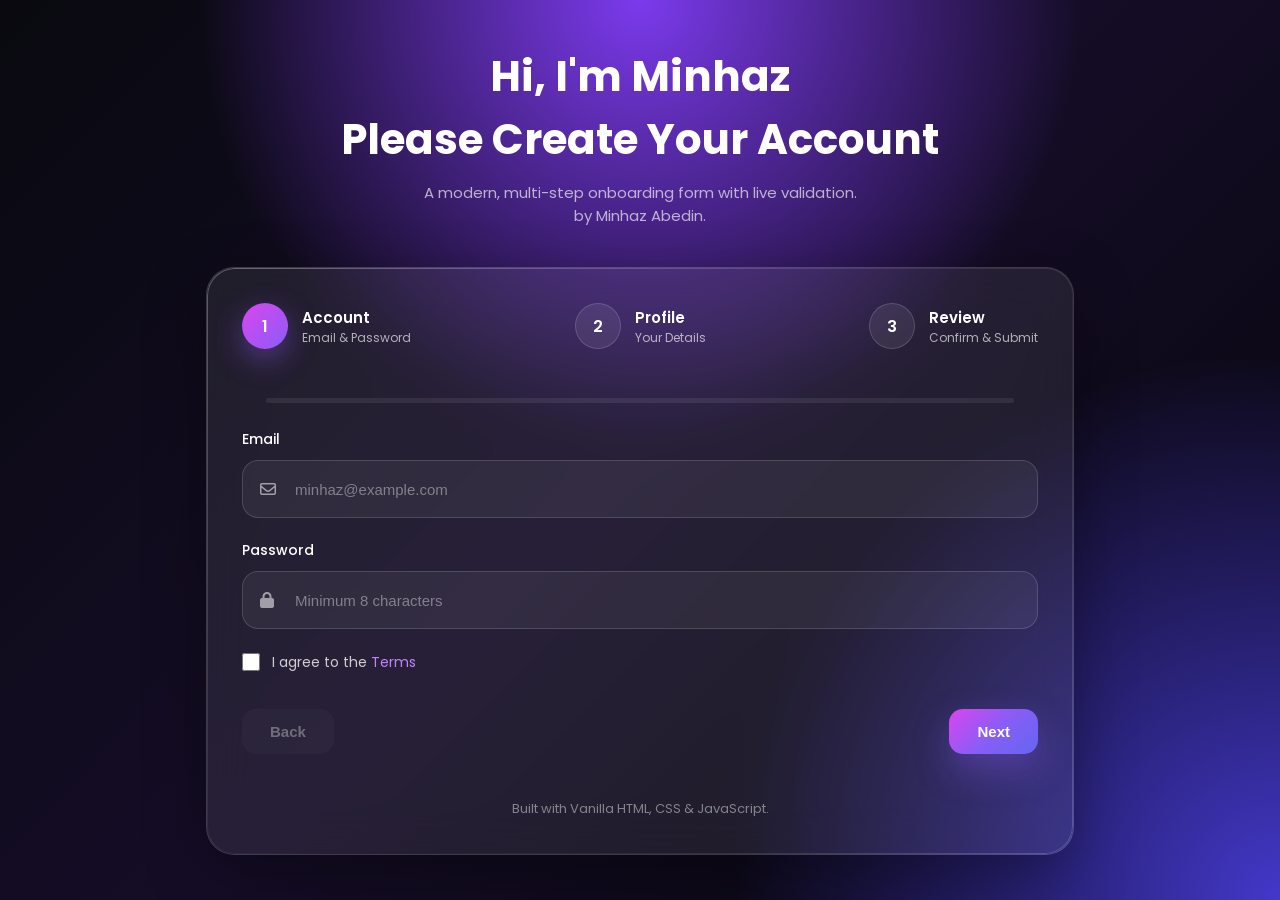
<file: index.html>
<!DOCTYPE html>
<html lang="en">
<head>
    <meta charset="UTF-8">
    <meta name="viewport" content="width=device-width, initial-scale=1.0">
    <title>Create Your Account</title>

    <link rel="stylesheet" href="loginpage1.css">

    <link rel="stylesheet"
    href="https://cdnjs.cloudflare.com/ajax/libs/font-awesome/6.7.2/css/all.min.css">
</head>

<body>

<div class="page">

    <div class="container">

        <div class="header">

            <h1>Hi, I'm Minhaz<br> Please Create Your Account</h1>

            <p>
                A modern, multi-step onboarding form with live validation.<br>
                by Minhaz Abedin.
            </p>

        </div>

        <div class="card">

            <div class="stepper">

                <div class="step-row">

                <div class="step-item active">

                    <div class="step-dot active"
                    data-step="0">

                        <span>1</span>

                    </div>

                    <div class="step-info">
                        <h4>Account</h4>
                        <small>Email & Password</small>

                    </div>

                </div>

                <div class="step-item">

                    <div class="step-dot"
                    data-step="1">

                        <span>2</span>

                    </div>

                    <div class="step-info">

                        <h4>Profile</h4>

                        <small>Your Details</small>

                    </div>

                </div>

                <div class="step-item">

                    <div class="step-dot"
                    data-step="2">

                        <span>3</span>

                    </div>

                    <div class="step-info">

                        <h4>Review</h4>

                        <small>Confirm & Submit</small>

                    </div>

                </div>

                <div class="progress-track">

                    <div id="progress"></div>

                </div>

            </div>

            <form id="msf" novalidate>

                <section class="step active" data-step="0">

                    <div class="field">

                        <label for="email">
                            Email
                        </label>

                        <div class="input">

                            <i class="fa-regular fa-envelope"></i>

                            <input
                                id="email"
                                name="email"
                                type="email"
                                autocomplete="off"
                                placeholder="minhaz@example.com">

                        </div>

                        <small
                            class="error"
                            data-error="email">

                            Please enter a valid email address.

                        </small>

                    </div>

                    <div class="field">

                        <label for="password">

                            Password

                        </label>

                        <div class="input">

                            <i class="fa-solid fa-lock"></i>

                            <input
                                id="password"
                                name="password"
                                type="password"
                                placeholder="Minimum 8 characters">

                        </div>

                        <small
                            class="error"
                            data-error="password">

                            Password must be at least 8 characters.

                        </small>

                    </div>

                    <div class="checkbox">

                        <input
                            type="checkbox"
                            id="tos1">

                        <label for="tos1">

                            I agree to the
                            <a href="#">Terms</a>

                        </label>

                    </div>

                </section>

                <section
                    class="step"
                    data-step="1">

                    <div class="field">

                        <label for="fullname">

                            Full Name

                        </label>

                        <div class="input">

                            <i class="fa-regular fa-user"></i>

                            <input
                                id="fullname"
                                name="fullname"
                                type="text"
                                placeholder="Jane Doe">

                        </div>

                        <small
                            class="error"
                            data-error="fullname">

                            Please enter your full name.

                        </small>

                    </div>

                    <div class="field">

                        <label for="role">

                            Role

                        </label>

                        <div class="input">

                            <i class="fa-solid fa-briefcase"></i>

                            <select
                                id="role"
                                name="role">

                                <option value="">
                                    Select your role
                                </option>

                                <option>
                                    Student
                                </option>

                                <option>
                                    Engineer
                                </option>

                                <option>
                                    Designer
                                </option>

                                <option>
                                    Manager
                                </option>

                            </select>

                            <i class="fa-solid fa-chevron-down select-icon"></i>

                        </div>

                        <small
                            class="error"
                            data-error="role">

                            Please select your role.

                        </small>

                    </div>

                    <div class="field">

                        <label for="phone">

                            Phone (Optional)

                        </label>

                        <div class="input">

                            <i class="fa-solid fa-phone"></i>

                            <input
                                id="phone"
                                name="phone"
                                type="tel"
                                placeholder="+44 7700 900123">

                        </div>

                    </div>

                </section>

                <section
                    class="step"
                    data-step="2">

                    <div class="review-card">

                        <h3>

                            Review Your Details

                        </h3>

                        <div class="review-row">

                            <span>Email</span>

                            <strong id="r-email">—</strong>

                        </div>

                        <div class="review-row">

                            <span>Name</span>

                            <strong id="r-fullname">—</strong>

                        </div>

                        <div class="review-row">

                            <span>Role</span>

                            <strong id="r-role">—</strong>

                        </div>

                        <div class="review-row">

                            <span>Phone</span>

                            <strong id="r-phone">—</strong>

                        </div>

                    </div>

                    <div class="checkbox">

                        <input
                            id="consent"
                            type="checkbox">

                        <label for="consent">

                            I confirm that the above information is correct
                            and agree to the privacy policy.

                        </label>

                    </div>

                    <small
                        class="error"
                        data-error="consent">

                        You must provide consent before submitting.

                    </small>

                </section>

                <div class="form-buttons">

                    <button
                        type="button"
                        id="backBtn"
                        disabled>

                        Back

                    </button>

                    <div class="button-group">

                        <button
                            type="button"
                            id="nextBtn">

                            Next

                        </button>

                        <button
                            type="submit"
                            id="submitBtn">

                            Submit

                        </button>

                    </div>

                </div>

            </form>

           
            <div id="success" class="success">

                <div class="success-icon">

                    <svg
                        viewBox="0 0 24 24"
                        fill="none"
                        stroke="currentColor"
                        stroke-width="2">

                        <path
                            d="M20 6L9 17L4 12"
                            stroke-linecap="round"
                            stroke-linejoin="round">
                        </path>

                    </svg>

                </div>

                <h2>

                    All Set!

                </h2>

                <p>

                    Your account has been created successfully.

                </p>

            </div>

        </div>

        <p class="footer">

            Built with Vanilla HTML, CSS & JavaScript.

        </p>

    </div>

</div>

<script src="script.js"></script>

</body>
</html>
</file>
<file: loginpage1.css>
@import url("https://fonts.googleapis.com/css2?family=Poppins:wght@300;400;500;600;700&display=swap");

* {
  margin: 0;
  padding: 0;
  box-sizing: border-box;
}

:root {
  --bg: #09090f;
  --bg2: #150d27;

  --glass: rgba(255, 255, 255, 0.08);

  --border: rgba(255, 255, 255, 0.12);

  --text: #ffffff;

  --muted: rgba(255, 255, 255, 0.65);

  --primary: #8b5cf6;

  --secondary: #d946ef;

  --success: #10b981;
}

body {
  min-height: 100vh;

  display: flex;

  justify-content: center;

  align-items: center;

  padding: 40px 20px;

  overflow-x: hidden;

  font-family: "Poppins", sans-serif;

  color: var(--text);

  background:
    radial-gradient(circle at top, #7c3aed 0%, transparent 40%),
    radial-gradient(circle at bottom right, #4338ca 0%, transparent 35%),
    linear-gradient(135deg, var(--bg), var(--bg2), #050509);
}

.page {
  width: 70%;
}

.container {
  width: 100%;

  max-width: 900px;

  margin: auto;
}


.header {
  text-align: center;

  margin-bottom: 40px;
}

.header h1 {
  font-size: 42px;

  font-weight: 700;

  margin-bottom: 10px;
}

.header p {
  color: var(--muted);

  font-size: 15px;
}

.card {
  position: relative;

  overflow: hidden;

  border-radius: 28px;

  padding: 35px;

  border: 1px solid var(--border);

  background: var(--glass);

  backdrop-filter: blur(24px);

  box-shadow:
    0 20px 60px rgba(0, 0, 0, 0.35),
    inset 0 1px rgba(255, 255, 255, 0.08);
}

.card::before {
  content: "";

  position: absolute;

  inset: 0;

  border-radius: inherit;

  padding: 1px;

  background: linear-gradient(
    135deg,
    rgba(255, 255, 255, 0.28),
    rgba(255, 255, 255, 0),
    rgba(255, 255, 255, 0.18)
  );

  -webkit-mask:
    linear-gradient(#fff 0 0) content-box,
    linear-gradient(#fff 0 0);

  -webkit-mask-composite: xor;

  mask-composite: exclude;

  pointer-events: none;
}


.stepper {
  position: relative;
  margin-bottom: 45px;
}

.step-row {
  display: flex;
  justify-content: space-between;
  align-items: center;
}

.step-item {
  display: flex;
  align-items: center;
  gap: 14px;
  position: relative;
  z-index: 2;
}

.step-dot {
  width: 46px;

  height: 46px;

  border-radius: 50%;

  display: flex;

  justify-content: center;

  align-items: center;

  background: rgba(255, 255, 255, 0.08);

  border: 1px solid rgba(255, 255, 255, 0.15);

  transition: 0.35s;

  font-weight: 600;
}

.step-dot.active {
  background: linear-gradient(135deg, var(--secondary), var(--primary));

  border-color: transparent;

  box-shadow: 0 10px 30px rgba(139, 92, 246, 0.45);
}

.step-info h4 {
  font-size: 15px;

  font-weight: 600;
}

.step-info small {
  display: block;

  color: var(--muted);

  font-size: 12px;
}

.progress-track {
  position: absolute;

  left: 24px;

  right: 24px;

  top: 95px;

  height: 5px;

  border-radius: 999px;

  background: rgba(255, 255, 255, 0.08);

  z-index: 1;
}

#progress {
  width: 0;

  height: 100%;

  border-radius: inherit;

  background: linear-gradient(90deg, #d946ef, #8b5cf6, #6366f1);

  transition: 0.45s;
}

form {
  position: relative;
  width: 100%;
  margin: 80px 0 40px 0;
}

.step {
  display: none;
  animation: fade 0.35s ease;
}

.step.active {
  display: block;
}

@keyframes fade {
  from {
    opacity: 0;
    transform: translateY(20px);
  }

  to {
    opacity: 1;
    transform: translateY(0);
  }
}

.field {
  margin-bottom: 22px;
}

.field label {
  display: block;

  margin-bottom: 10px;

  font-size: 14px;

  font-weight: 500;

  color: #fff;
}


.input {
  position: relative;
}

.input i:first-child {
  position: absolute;

  left: 18px;

  top: 50%;

  transform: translateY(-50%);

  color: rgba(255, 255, 255, 0.55);

  pointer-events: none;
}

.input input,
.input select {
  width: 100%;

  height: 58px;

  border-radius: 16px;

  border: 1px solid rgba(255, 255, 255, 0.14);

  background: rgba(255, 255, 255, 0.06);

  color: #fff;

  outline: none;

  padding-left: 52px;

  padding-right: 45px;

  font-size: 15px;

  transition: 0.35s;
}

.input input::placeholder {
  color: rgba(255, 255, 255, 0.4);
}

.input input:focus,
.input select:focus {
  border-color: var(--primary);

  background: rgba(255, 255, 255, 0.08);

  box-shadow: 0 0 0 4px rgba(139, 92, 246, 0.15);
}

.input select {
  appearance: none;

  cursor: pointer;
}

.input select option {
  background: #1b1b2a;

  color: #fff;
}

.select-icon {
  position: absolute;

  right: 18px;

  top: 50%;

  transform: translateY(-50%);

  font-size: 13px;

  color: rgba(255, 255, 255, 0.55);

  pointer-events: none;
}

.checkbox {
  display: flex;

  align-items: flex-start;

  gap: 12px;

  margin-top: 18px;
}

.checkbox input {
  width: 18px;

  height: 18px;

  accent-color: var(--primary);

  margin-top: 2px;
}

.checkbox label {
  font-size: 14px;

  color: rgba(255, 255, 255, 0.78);

  line-height: 1.6;
}

.checkbox a {
  color: #c084fc;

  text-decoration: none;
}

.checkbox a:hover {
  text-decoration: underline;
}

.error {
  display: none;

  margin-top: 8px;

  color: #ff8d8d;

  font-size: 12px;
}

.error.show {
  display: block;
}

.review-card {
  padding: 22px;

  border-radius: 18px;

  background: rgba(255, 255, 255, 0.05);

  border: 1px solid rgba(255, 255, 255, 0.1);

  margin-bottom: 25px;
}

.review-card h3 {
  margin-bottom: 18px;

  font-size: 18px;

  font-weight: 600;
}

.review-row {
  display: flex;

  justify-content: space-between;

  align-items: center;

  padding: 14px 0;

  border-bottom: 1px solid rgba(255, 255, 255, 0.08);
}

.review-row:last-child {
  border-bottom: none;
}

.review-row span {
  color: rgba(255, 255, 255, 0.6);
}

.review-row strong {
  font-weight: 500;

  color: #fff;
}

.form-buttons {
  margin-top: 35px;

  display: flex;

  justify-content: space-between;

  align-items: center;
}

.button-group {
  display: flex;

  gap: 12px;
}

.form-buttons button {
  border: none;

  cursor: pointer;

  border-radius: 14px;

  padding: 14px 28px;

  font-size: 15px;

  font-weight: 600;

  transition: 0.35s;
}

#backBtn {
  background: rgba(255, 255, 255, 0.08);

  color: #fff;
}

#backBtn:hover {
  background: rgba(255, 255, 255, 0.15);
}

#backBtn:disabled {
  opacity: 0.35;

  cursor: not-allowed;
}

#nextBtn,
#submitBtn {
  color: #fff;

  background: linear-gradient(
    135deg,
    var(--secondary),
    var(--primary),
    #6366f1
  );

  box-shadow: 0 15px 35px rgba(139, 92, 246, 0.35);
}

#nextBtn:hover,
#submitBtn:hover {
  transform: translateY(-2px);
}

#submitBtn {
  display: none;
}
/*
Success Screen
*/

.success {
  display: none;

  text-align: center;

  padding: 30px;
  margin-top: 90px;

  animation: fade 0.4s ease;
}

.success.show {
  display: block;
}

.success-icon {
  width: 80px;

  height: 80px;

  margin: 0 auto 25px;

  border-radius: 50%;

  display: flex;

  justify-content: center;

  align-items: center;

  background: rgba(16, 185, 129, 0.18);

  color: var(--success);

  box-shadow: 0 0 40px rgba(16, 185, 129, 0.25);
}

.success-icon svg {
  width: 38px;

  height: 38px;
}

.success h2 {
  font-size: 32px;

  font-weight: 700;

  margin-bottom: 12px;
}

.success p {
  color: rgba(255, 255, 255, 0.72);

  font-size: 15px;

  line-height: 1.6;
}


.footer {
  margin-top: 25px;

  text-align: center;

  font-size: 13px;

  color: rgba(255, 255, 255, 0.45);
}


.hidden {
  display: none !important;
}

.show {
  display: block !important;
}

.fade-in {
  animation: fade 0.4s ease;
}

.text-center {
  text-align: center;
}

::-webkit-scrollbar {
  width: 10px;
}

::-webkit-scrollbar-track {
  background: #09090f;
}

::-webkit-scrollbar-thumb {
  background: #5b5b7d;

  border-radius: 999px;
}

::-webkit-scrollbar-thumb:hover {
  background: #8b5cf6;
}

@media (max-width: 900px) {
  .container {
    max-width: 700px;
  }
}

@media (max-width: 768px) {
  body {
    padding: 25px 15px;
  }

  .card {
    padding: 25px;

    border-radius: 22px;
  }

  .header h1 {
    font-size: 32px;
  }

  .header p {
    font-size: 14px;
  }

  .stepper {
    margin-bottom: 35px;
  }

  .step-item {
    margin-right: 18px;
  }

  .step-info {
    display: none;
  }

  .step-dot {
    width: 42px;

    height: 42px;
  }

  .progress-track {
    left: 20px;

    right: 20px;
  }

  .form-buttons {
    flex-direction: column;

    gap: 15px;
  }

  .button-group {
    width: 100%;
  }

  .button-group button {
    flex: 1;
  }

  #backBtn {
    width: 100%;
  }
}

@media (max-width: 520px) {
  .card {
    padding: 18px;
  }

  .header {
    margin-bottom: 28px;
  }

  .header h1 {
    font-size: 27px;
  }

  .input input,
  .input select {
    height: 54px;

    font-size: 14px;
  }

  .review-card {
    padding: 18px;
  }

  .review-row {
    flex-direction: column;

    align-items: flex-start;

    gap: 6px;
  }

  .step-item {
    margin-right: 10px;
  }

  .step-dot {
    width: 38px;

    height: 38px;

    font-size: 14px;
  }

  .success {
    padding: 50px 15px;
  }

  .success h2 {
    font-size: 26px;
  }

  .success-icon {
    width: 70px;

    height: 70px;
  }
}

@media (max-width: 380px) {
  .stepper {
    display: flex;

    justify-content: space-between;
  }

  .step-item {
    margin-right: 0;
  }

  .progress-track {
    display: none;
  }

  .button-group {
    flex-direction: column;
  }

  #nextBtn,
  #submitBtn {
    width: 100%;
  }
}
</file>
